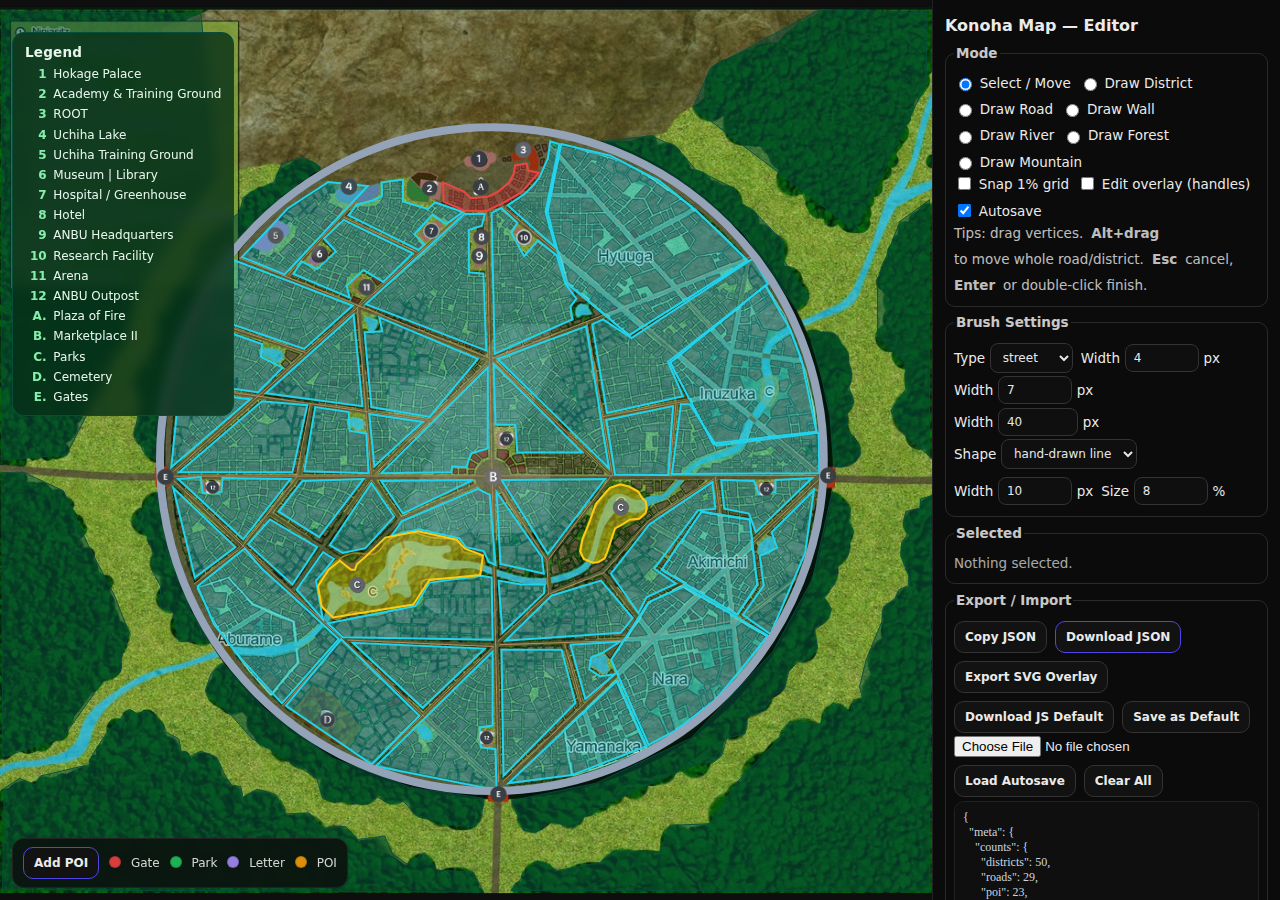
<file: map/index.html>
<html lang="en">
<head>
<meta charset="utf-8"/>
<meta name="viewport" content="width=device-width,initial-scale=1"/>
<title>Konoha Map</title>
<link rel="stylesheet" href="app.css">
</head>
<body>
<div id="wrap">
  <div id="mapPane">
    <svg id="map" viewBox="0 0 1018 968" aria-label="Konohagakure interactive map">
      <image href="konohagakure.jpg" x="0" y="0" width="1018" height="968" preserveAspectRatio="xMidYMid slice"></image>
      <defs>
        <!-- Road texture patterns -->
        <pattern id="roadSecondaryTex" patternUnits="userSpaceOnUse" width="32" height="32" patternTransform="rotate(90 16 16)">
          <image href="../secondary_road_texture.png" x="0" y="0" width="32" height="32"/>
        </pattern>
      </defs>
      <!-- New paint layers (bottom-most overlay to top-most paint): -->
      <g id="grassLayer"></g>
      <g id="forestLayer"></g>
      <g id="mountainLayer"></g>
      <!-- Layers order: roads below districts for readability; pins on top -->
      <g id="roadLayer"></g>
      <g id="riverLayer"></g>
      <g id="districtLayer"></g>
      <g id="wallLayer"></g>
      <g id="poiLayer"></g>
      <g id="handleLayer"></g>
    </svg>
    <div id="tip" hidden></div>
    <!-- Quick panel (bottom-left) -->
    <div id="quickPanel">
      <button id="addPoiBtn" class="primary">Add POI</button>
      <div class="key">
        <span><i class="dot gate"></i> Gate</span>
        <span><i class="dot park"></i> Park</span>
        <span><i class="dot letter"></i> Letter</span>
        <span><i class="dot poi"></i> POI</span>
      </div>
    </div>
    <!-- POI modal -->
    <div id="poiModal" hidden>
      <div class="hdr">New POI</div>
      <div class="row">
        <label>Type
          <select id="poiType">
            <option value="gate">gate</option>
            <option value="park">park</option>
            <option value="letter">letter</option>
            <option value="poi">poi</option>
          </select>
        </label>
        <label>ID <input id="poiId" type="text" size="8" placeholder="auto"></label>
        <label>Name <input id="poiName" type="text" size="18" placeholder="optional"></label>
      </div>
      <div class="row"><label style="flex:1">Description <input id="poiDesc" type="text" style="width:100%" placeholder="optional"></label></div>
      <div class="row" style="opacity:.8">Location set. Enter details and click Create.</div>
      <div class="row">
        <button id="poiCancel">Cancel</button>
        <button id="poiCreate" class="primary">Create POI</button>
      </div>
    </div>
    <!-- District modal -->
    <div id="districtModal" hidden>
      <div class="hdr">District Settings</div>
      <div class="row">
        <label>ID <input id="dmId" type="text" size="10"></label>
        <label>Name <input id="dmName" type="text" size="20"></label>
      </div>
      <div class="row"><label style="flex:1">Description <input id="dmDesc" type="text" style="width:100%"></label></div>
      <div class="row"><label>Color <input id="dmColor" type="color" value="#22d3ee"></label></div>
      <div class="row">
        <button id="dmCancel">Cancel</button>
        <button id="dmApply" class="primary">Apply</button>
      </div>
    </div>
    <div id="legend">
      <div class="hdr">Legend</div>
      <ul>
        <li><b>1</b> Hokage Palace</li>
        <li><b>2</b> Academy & Training Ground</li>
        <li><b>3</b> ROOT</li>
        <li><b>4</b> Uchiha Lake</li>
        <li><b>5</b> Uchiha Training Ground</li>
        <li><b>6</b> Museum | Library</li>
        <li><b>7</b> Hospital / Greenhouse</li>
        <li><b>8</b> Hotel</li>
        <li><b>9</b> ANBU Headquarters</li>
        <li><b>10</b> Research Facility</li>
        <li><b>11</b> Arena</li>
        <li><b>12</b> ANBU Outpost</li>
        <li><b>A.</b> Plaza of Fire</li>
        <li><b>B.</b> Marketplace II</li>
        <li><b>C.</b> Parks</li>
        <li><b>D.</b> Cemetery</li>
        <li><b>E.</b> Gates</li>
      </ul>
    </div>
  </div>

  <aside id="side">
    <h2>Konoha Map — Editor</h2>

    <fieldset>
      <legend>Mode</legend>
      <div class="row">
        <label><input type="radio" name="mode" value="select" checked> Select / Move</label>
        <label><input type="radio" name="mode" value="draw-district"> Draw District</label>
        <label><input type="radio" name="mode" value="draw-road"> Draw Road</label>
        <label><input type="radio" name="mode" value="draw-wall"> Draw Wall</label>
        <label><input type="radio" name="mode" value="draw-river"> Draw River</label>
        <label><input type="radio" name="mode" value="draw-forest"> Draw Forest</label>
        <label><input type="radio" name="mode" value="draw-mountain"> Draw Mountain</label>
      </div>
      <div class="row">
        <label><input type="checkbox" id="snap"> Snap 1% grid</label>
        <label><input type="checkbox" id="edit"> Edit overlay (handles)</label>
        <label><input type="checkbox" id="autosave" checked> Autosave</label>
      </div>
      <div class="row" style="opacity:.8">Tips: drag vertices. <b>Alt+drag</b> to move whole road/district. <b>Esc</b> cancel, <b>Enter</b> or double-click finish.</div>
    </fieldset>

    <fieldset id="brushPanel">
      <legend>Brush Settings</legend>
      <div class="row" data-for="draw-road">
        <label>Type
          <select id="brRoadType">
            <option value="street">street</option>
            <option value="avenue">avenue</option>
            <option value="canal">canal</option>
          </select>
        </label>
        <label>Width <input id="brRoadW" type="number" min="1" max="24" step="1" value="4">px</label>
      </div>
      <div class="row" data-for="draw-river" hidden>
        <label>Width <input id="brRiverW" type="number" min="3" max="32" step="1" value="7">px</label>
      </div>
      <div class="row" data-for="draw-forest" hidden>
        <label>Width <input id="brForestW" type="number" min="10" max="120" step="5" value="40">px</label>
      </div>
      <div class="row" data-for="draw-mountain" hidden>
        <label>Shape
          <select id="brMountainShape">
            <option value="line">hand‑drawn line</option>
            <option value="triangle">triangle</option>
          </select>
        </label>
        <label id="brMountainWWrap">Width <input id="brMountainW" type="number" min="4" max="48" step="1" value="10">px</label>
        <label id="brMountainTriWrap" hidden>Size <input id="brMountainTri" type="number" min="2" max="40" step="1" value="8">%</label>
      </div>
    </fieldset>

    <fieldset>
      <legend>Selected</legend>
      <div id="selNone" class="row" style="opacity:.7">Nothing selected.</div>
      <div id="selForm" hidden>
        <div class="row"><label>Type <input id="sType" type="text" readonly></label></div>
        <div class="row">
          <label>ID <input id="sId" type="text"></label>
          <label>Name <input id="sName" type="text" size="22"></label>
        </div>
        <div class="row"><label style="flex:1">Description <input id="sDesc" type="text" style="width:100%"></label></div>
        <div id="roadExtras" class="row" hidden>
          <label>Road type
            <select id="sRoadType">
              <option value="avenue">avenue</option>
              <option value="street">street</option>
              <option value="canal">canal</option>
            </select>
          </label>
          <label>Width <input id="sRoadW" type="number" min="1" max="24" step="1" value="4">px</label>
        </div>
        <div class="row">
          <button id="apply" class="primary">Apply</button>
          <button id="delete">Delete selected</button>
        </div>
      </div>
    </fieldset>

    <fieldset>
      <legend>Export / Import</legend>
      <div class="row">
        <button id="copyJson">Copy JSON</button>
        <button id="downloadJson" class="primary">Download JSON</button>
        <button id="exportSvg">Export SVG Overlay</button>
        <button id="downloadJsModel">Download JS Default</button>
        <button id="saveAsDefault">Save as Default</button>
      </div>
      <div class="row">
        <input type="file" id="importFile" accept="application/json">
        <button id="loadAutosave">Load Autosave</button>
        <button id="clearAll">Clear All</button>
      </div>
      <textarea id="json" readonly></textarea>
      <!-- Piece Analyzer -->
      <div class="row">
        <label>View piece
          <select id="viewPiece">
            <option value="districts">districts</option>
            <option value="roads">roads</option>
            <option value="poi">poi</option>
            <option value="walls">walls</option>
            <option value="rivers">rivers</option>
            <option value="forest">forest</option>
            <option value="grass">grass</option>
            <option value="mountains">mountains</option>
          </select>
        </label>
        <button id="copyPiece">Copy Piece</button>
      </div>
      <textarea id="piece" readonly></textarea>
    </fieldset>

    <p style="opacity:.65">Shortcuts: <b>E</b> toggle Edit, <b>H</b> hide panel.</p>
  </aside>
</div>

<script type="module" src="main.js"></script>
</body>
</html>
</file>
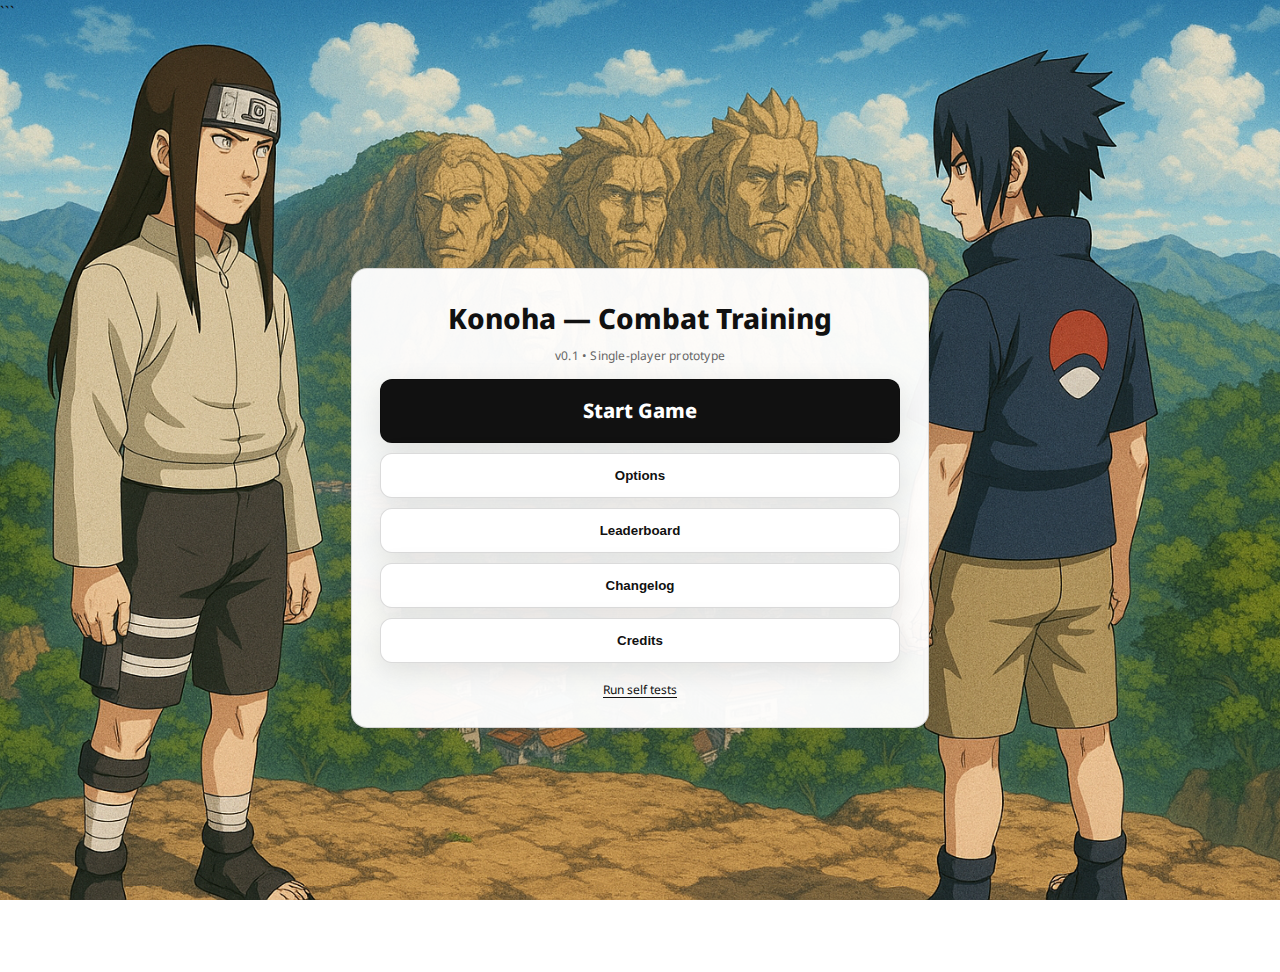
<file: Konoha_Academy/Combat_Training/index.html>
<html lang="en">
<head>
  <meta charset="utf-8" />
  <title>Konoha - Combat Training</title>
  <meta name="viewport" content="width=device-width,initial-scale=1" />
  <link rel="preconnect" href="https://fonts.googleapis.com">
  <link href="https://fonts.googleapis.com/css2?family=Noto+Sans:wght@400;600;800&display=swap" rel="stylesheet">
  <link rel="stylesheet" href="./style.css" />
  <script type="importmap">
  {
    "imports": {
      "howler": "https://cdn.jsdelivr.net/npm/howler@2.2.4/dist/howler.core.min.js"
    }
  }
  </script>
</head>
<body>
  <div id="app">
    <header class="topbar">
      <h1>Konoha — Combat Training</h1>
      <div class="topbar-right">
        <button id="muteBtn" aria-label="Toggle sound on or off">Sound: On</button>
      </div>
    </header>

    <main class="main">
      <canvas id="game" width="1024" height="576" aria-label="Game canvas"></canvas>
      <div id="overlay" class="overlay hidden" role="dialog" aria-modal="true">
        <div class="panel">
          <h2 id="panelTitle">Konoha — Combat Training</h2>
          <p id="panelBody">Defeat waves of training drones. You are stationary. Click to throw shuriken.</p>
          <button id="primaryBtn">Start Training</button>
        </div>
      </div>
      <div class="hud" aria-live="polite">
        <div class="stat"><span>Wave</span><b id="hudWave">1</b></div>
        <div class="stat"><span>Score</span><b id="hudScore">0</b></div>
        <div class="stat"><span>HP</span><b id="hudHP">100</b></div>
        <div class="stat"><span>Chakra</span><b id="hudChakra">0</b></div>
        <div class="stat"><span>Left</span><b id="hudLeft">0</b></div>
      </div>
      <div class="abilities" role="toolbar" aria-label="Abilities">
        <button class="ability-slot" id="ability1" aria-label="Ability 1 (key 1)"><span>1</span></button>
        <button class="ability-slot" id="ability2" aria-label="Ability 2 (key 2)"><span>2</span></button>
        <button class="ability-slot" id="ability3" aria-label="Ability 3 (key 3)"><span>3</span></button>
        <button class="ability-slot" id="ability4" aria-label="Ability 4 (key 4)"><span>4</span></button>
      </div>
    </main>

    <footer class="footer">
      <span>Auto-attack: 1/s at nearest enemy • P: Pause</span>
    </footer>
  </div>
  <script>
    if (!new URLSearchParams(location.search).has('play')) location.replace('./menu.html');
  </script>
  <script type="module" src="./src/main.js" defer></script>
</body>
</html>
</file>
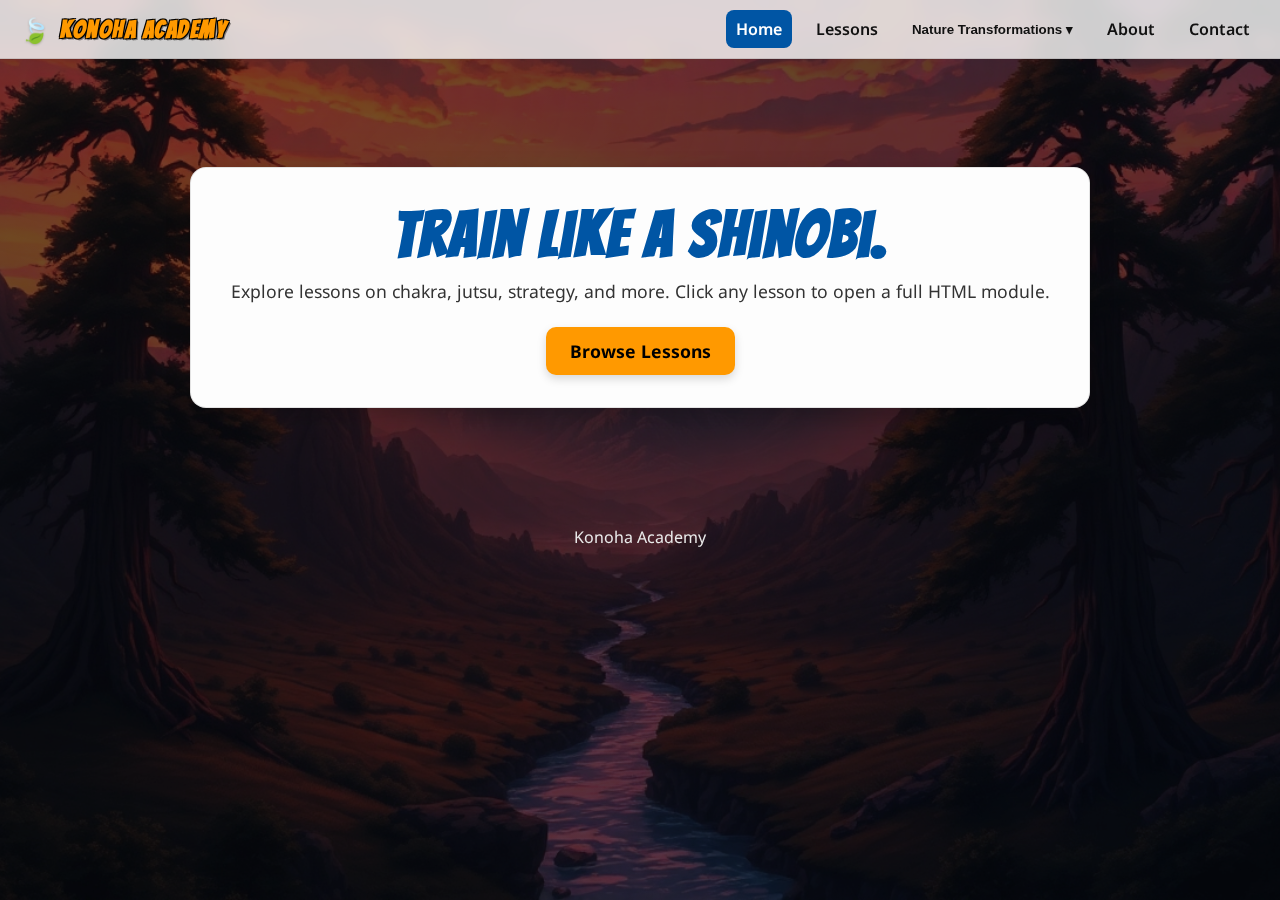
<file: Konoha_Academy/Main/index.html>
<html lang="en">
<head>
  <meta charset="utf-8" />
  <meta name="viewport" content="width=device-width, initial-scale=1" />
  <title>Konoha Academy</title>
  <link rel="preconnect" href="https://fonts.googleapis.com">
  <link rel="preconnect" href="https://fonts.gstatic.com" crossorigin>
  <link href="https://fonts.googleapis.com/css2?family=Bangers&family=Noto+Sans:wght@400;600;700&display=swap" rel="stylesheet">
  <link rel="stylesheet" href="./styles.css">
  <link rel="icon" type="image/png" sizes="32x32" href="/favicon.png">
</head>
<body>
  <header class="site-header">
    <div class="brand">
      <span class="logo">🍃</span>
      <h1 class="title">Konoha Academy</h1>
    </div>
    <nav class="site-nav" aria-label="Primary">
      <a href="#/" class="nav-link" data-route>Home</a>
      <a href="#/lessons" class="nav-link" data-route>Lessons</a>

      <div class="nav-dropdown" id="natureDrop" tabindex="0" aria-haspopup="true">
        <button class="nav-link nav-trigger" type="button" aria-expanded="false">Nature Transformations ▾</button>
        <ul class="nav-menu" role="menu" aria-label="Nature releases">
          <li><a href="./data/lessons/wind/wind-release.html" role="menuitem">Wind Release</a></li>
          <li><a href="./earth-release.html" role="menuitem">Earth Release</a></li>
          <li><a href="./data/lessons/fire/fire-release.html" role="menuitem">Fire Release</a></li>
          <li><a href="./data/lessons/water/water-release.html" role="menuitem">Water Release</a></li>
          <li><a href="./data/lessons/lightning/lightning-release.html" role="menuitem">Lightning Release</a></li>
        </ul>
      </div>

      <a href="#/about" class="nav-link" data-route>About</a>
      <a href="#/contact" class="nav-link" data-route>Contact</a>
    </nav>
  </header>

  <main id="app">
    <section id="home" data-view>
      <div class="hero">
        <h2>Train like a shinobi.</h2>
        <p>Explore lessons on chakra, jutsu, strategy, and more. Click any lesson to open a full HTML module.</p>
        <a class="cta" href="#/lessons">Browse Lessons</a>
      </div>
    </section>

    <section id="lessons" data-view hidden>
      <div class="section-head">
        <h2>Lessons</h2>
        <p><span id="moduleCount">0</span> foundational modules. Click to open.</p>
      </div>
      <div id="lesson-grid" class="grid"></div>
    </section>

    <section id="about" data-view hidden>
      <div class="section-head">
        <h2>About</h2>
      </div>
      <div class="copy">
        <p>Konoha Academy is an educational playground inspired by shinobi training. Content is fictional and for fun learning and practice.</p>
      </div>
    </section>

    <section id="contact" data-view hidden>
      <div class="section-head">
        <h2>Contact</h2>
      </div>
      <div class="copy">
        <p>Have ideas for new modules? Email sensei@narutoschool.example</p>
      </div>
    </section>
  </main>

  <footer class="site-footer">
    <p> Konoha Academy</p>
  </footer>

  <div id="modal-root" aria-live="polite"></div>

  <script type="importmap">
  {
    "imports": {
      "@/app": "./app.js",
      "@/modal": "./components/modal.js",
      "@/lessons": "./data/lessons.js"
    }
  }
  </script>
  <script type="module">
    import "@/app";
    const drop = document.getElementById('natureDrop');
    const trigger = drop?.querySelector('.nav-trigger');
    function close(){ drop.classList.remove('open'); trigger?.setAttribute('aria-expanded','false'); }
    trigger?.addEventListener('click', (e)=>{ e.stopPropagation(); const o=drop.classList.toggle('open'); trigger.setAttribute('aria-expanded', String(o)); });
    document.addEventListener('click', (e)=>{ if (!drop.contains(e.target)) close(); });
    document.addEventListener('keydown', (e)=>{ if (e.key==='Escape') close(); });
  </script>
</body>
</html>
</file>
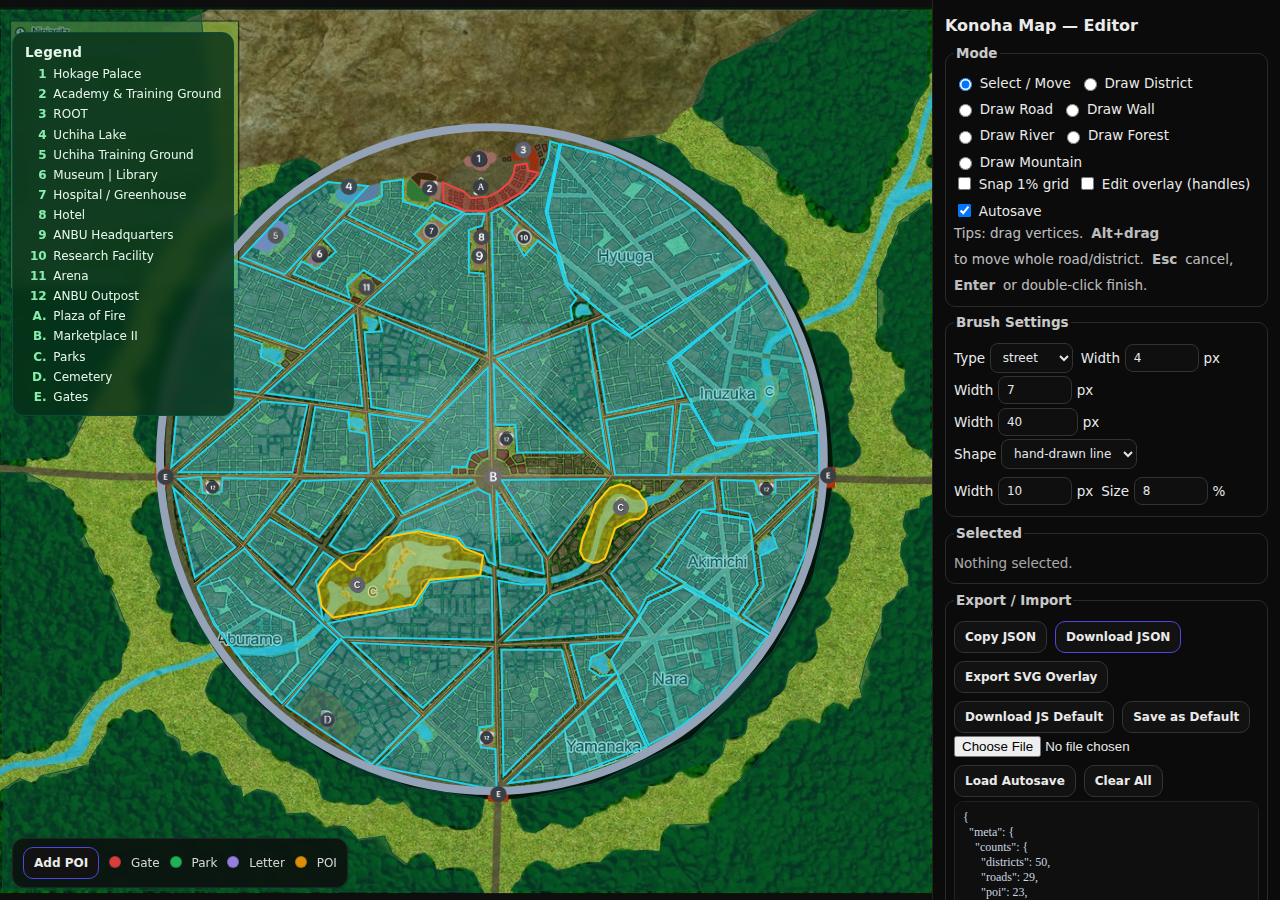
<file: websim/map/index.html>
<html lang="en">
<head>
<meta charset="utf-8"/>
<meta name="viewport" content="width=device-width,initial-scale=1"/>
<title>Konoha Map</title>
<link rel="stylesheet" href="app.css">
</head>
<body>
<div id="wrap">
  <div id="mapPane">
    <svg id="map" viewBox="0 0 1018 968" aria-label="Konohagakure interactive map">
      <image href="konohagakure.jpg" x="0" y="0" width="1018" height="968" preserveAspectRatio="xMidYMid slice"></image>
      <defs>
        <!-- Road texture patterns -->
        <pattern id="roadSecondaryTex" patternUnits="userSpaceOnUse" width="32" height="32">
          <image href="../secondary_road_texture.png" x="0" y="0" width="32" height="32"/>
        </pattern>
      </defs>
      <!-- New paint layers (bottom-most overlay to top-most paint): -->
      <g id="grassLayer"></g>
      <g id="forestLayer"></g>
      <g id="mountainLayer"></g>
      <!-- Layers order: roads below districts for readability; pins on top -->
      <g id="roadLayer"></g>
      <g id="riverLayer"></g>
      <g id="districtLayer"></g>
      <g id="wallLayer"></g>
      <g id="poiLayer"></g>
      <g id="handleLayer"></g>
    </svg>
    <div id="tip" hidden></div>
    <!-- Quick panel (bottom-left) -->
    <div id="quickPanel">
      <button id="addPoiBtn" class="primary">Add POI</button>
      <div class="key">
        <span><i class="dot gate"></i> Gate</span>
        <span><i class="dot park"></i> Park</span>
        <span><i class="dot letter"></i> Letter</span>
        <span><i class="dot poi"></i> POI</span>
      </div>
    </div>
    <!-- POI modal -->
    <div id="poiModal" hidden>
      <div class="hdr">New POI</div>
      <div class="row">
        <label>Type
          <select id="poiType">
            <option value="gate">gate</option>
            <option value="park">park</option>
            <option value="letter">letter</option>
            <option value="poi">poi</option>
          </select>
        </label>
        <label>ID <input id="poiId" type="text" size="8" placeholder="auto"></label>
        <label>Name <input id="poiName" type="text" size="18" placeholder="optional"></label>
      </div>
      <div class="row"><label style="flex:1">Description <input id="poiDesc" type="text" style="width:100%" placeholder="optional"></label></div>
      <div class="row" style="opacity:.8">Location set. Enter details and click Create.</div>
      <div class="row">
        <button id="poiCancel">Cancel</button>
        <button id="poiCreate" class="primary">Create POI</button>
      </div>
    </div>
    <!-- District modal -->
    <div id="districtModal" hidden>
      <div class="hdr">District Settings</div>
      <div class="row">
        <label>ID <input id="dmId" type="text" size="10"></label>
        <label>Name <input id="dmName" type="text" size="20"></label>
      </div>
      <div class="row"><label style="flex:1">Description <input id="dmDesc" type="text" style="width:100%"></label></div>
      <div class="row"><label>Color <input id="dmColor" type="color" value="#22d3ee"></label></div>
      <div class="row">
        <button id="dmCancel">Cancel</button>
        <button id="dmApply" class="primary">Apply</button>
      </div>
    </div>
    <div id="legend">
      <div class="hdr">Legend</div>
      <ul>
        <li><b>1</b> Hokage Palace</li>
        <li><b>2</b> Academy & Training Ground</li>
        <li><b>3</b> ROOT</li>
        <li><b>4</b> Uchiha Lake</li>
        <li><b>5</b> Uchiha Training Ground</li>
        <li><b>6</b> Museum | Library</li>
        <li><b>7</b> Hospital / Greenhouse</li>
        <li><b>8</b> Hotel</li>
        <li><b>9</b> ANBU Headquarters</li>
        <li><b>10</b> Research Facility</li>
        <li><b>11</b> Arena</li>
        <li><b>12</b> ANBU Outpost</li>
        <li><b>A.</b> Plaza of Fire</li>
        <li><b>B.</b> Marketplace II</li>
        <li><b>C.</b> Parks</li>
        <li><b>D.</b> Cemetery</li>
        <li><b>E.</b> Gates</li>
      </ul>
    </div>
  </div>

  <aside id="side">
    <h2>Konoha Map — Editor</h2>

    <fieldset>
      <legend>Mode</legend>
      <div class="row">
        <label><input type="radio" name="mode" value="select" checked> Select / Move</label>
        <label><input type="radio" name="mode" value="draw-district"> Draw District</label>
        <label><input type="radio" name="mode" value="draw-road"> Draw Road</label>
        <label><input type="radio" name="mode" value="draw-wall"> Draw Wall</label>
        <label><input type="radio" name="mode" value="draw-river"> Draw River</label>
        <label><input type="radio" name="mode" value="draw-forest"> Draw Forest</label>
        <label><input type="radio" name="mode" value="draw-mountain"> Draw Mountain</label>
      </div>
      <div class="row">
        <label><input type="checkbox" id="snap"> Snap 1% grid</label>
        <label><input type="checkbox" id="edit"> Edit overlay (handles)</label>
        <label><input type="checkbox" id="autosave" checked> Autosave</label>
      </div>
      <div class="row" style="opacity:.8">Tips: drag vertices. <b>Alt+drag</b> to move whole road/district. <b>Esc</b> cancel, <b>Enter</b> or double-click finish.</div>
    </fieldset>

    <fieldset id="brushPanel">
      <legend>Brush Settings</legend>
      <div class="row" data-for="draw-road">
        <label>Type
          <select id="brRoadType">
            <option value="street">street</option>
            <option value="avenue">avenue</option>
            <option value="canal">canal</option>
          </select>
        </label>
        <label>Width <input id="brRoadW" type="number" min="1" max="24" step="1" value="4">px</label>
      </div>
      <div class="row" data-for="draw-river" hidden>
        <label>Width <input id="brRiverW" type="number" min="3" max="32" step="1" value="7">px</label>
      </div>
      <div class="row" data-for="draw-forest" hidden>
        <label>Width <input id="brForestW" type="number" min="10" max="120" step="5" value="40">px</label>
      </div>
      <div class="row" data-for="draw-mountain" hidden>
        <label>Shape
          <select id="brMountainShape">
            <option value="line">hand‑drawn line</option>
            <option value="triangle">triangle</option>
          </select>
        </label>
        <label id="brMountainWWrap">Width <input id="brMountainW" type="number" min="4" max="48" step="1" value="10">px</label>
        <label id="brMountainTriWrap" hidden>Size <input id="brMountainTri" type="number" min="2" max="40" step="1" value="8">%</label>
      </div>
    </fieldset>

    <fieldset>
      <legend>Selected</legend>
      <div id="selNone" class="row" style="opacity:.7">Nothing selected.</div>
      <div id="selForm" hidden>
        <div class="row"><label>Type <input id="sType" type="text" readonly></label></div>
        <div class="row">
          <label>ID <input id="sId" type="text"></label>
          <label>Name <input id="sName" type="text" size="22"></label>
        </div>
        <div class="row"><label style="flex:1">Description <input id="sDesc" type="text" style="width:100%"></label></div>
        <div id="roadExtras" class="row" hidden>
          <label>Road type
            <select id="sRoadType">
              <option value="avenue">avenue</option>
              <option value="street">street</option>
              <option value="canal">canal</option>
            </select>
          </label>
          <label>Width <input id="sRoadW" type="number" min="1" max="24" step="1" value="4">px</label>
        </div>
        <div class="row">
          <button id="apply" class="primary">Apply</button>
          <button id="delete">Delete selected</button>
        </div>
      </div>
    </fieldset>

    <fieldset>
      <legend>Export / Import</legend>
      <div class="row">
        <button id="copyJson">Copy JSON</button>
        <button id="downloadJson" class="primary">Download JSON</button>
        <button id="exportSvg">Export SVG Overlay</button>
        <button id="downloadJsModel">Download JS Default</button>
        <button id="saveAsDefault">Save as Default</button>
      </div>
      <div class="row">
        <input type="file" id="importFile" accept="application/json">
        <button id="loadAutosave">Load Autosave</button>
        <button id="clearAll">Clear All</button>
      </div>
      <textarea id="json" readonly></textarea>
      <!-- Piece Analyzer -->
      <div class="row">
        <label>View piece
          <select id="viewPiece">
            <option value="districts">districts</option>
            <option value="roads">roads</option>
            <option value="poi">poi</option>
            <option value="walls">walls</option>
            <option value="rivers">rivers</option>
            <option value="forest">forest</option>
            <option value="grass">grass</option>
            <option value="mountains">mountains</option>
          </select>
        </label>
        <button id="copyPiece">Copy Piece</button>
      </div>
      <textarea id="piece" readonly></textarea>
    </fieldset>

    <p style="opacity:.65">Shortcuts: <b>E</b> toggle Edit, <b>H</b> hide panel.</p>
  </aside>
</div>

<script type="module" src="main.js"></script>
</body>
</html>
</file>
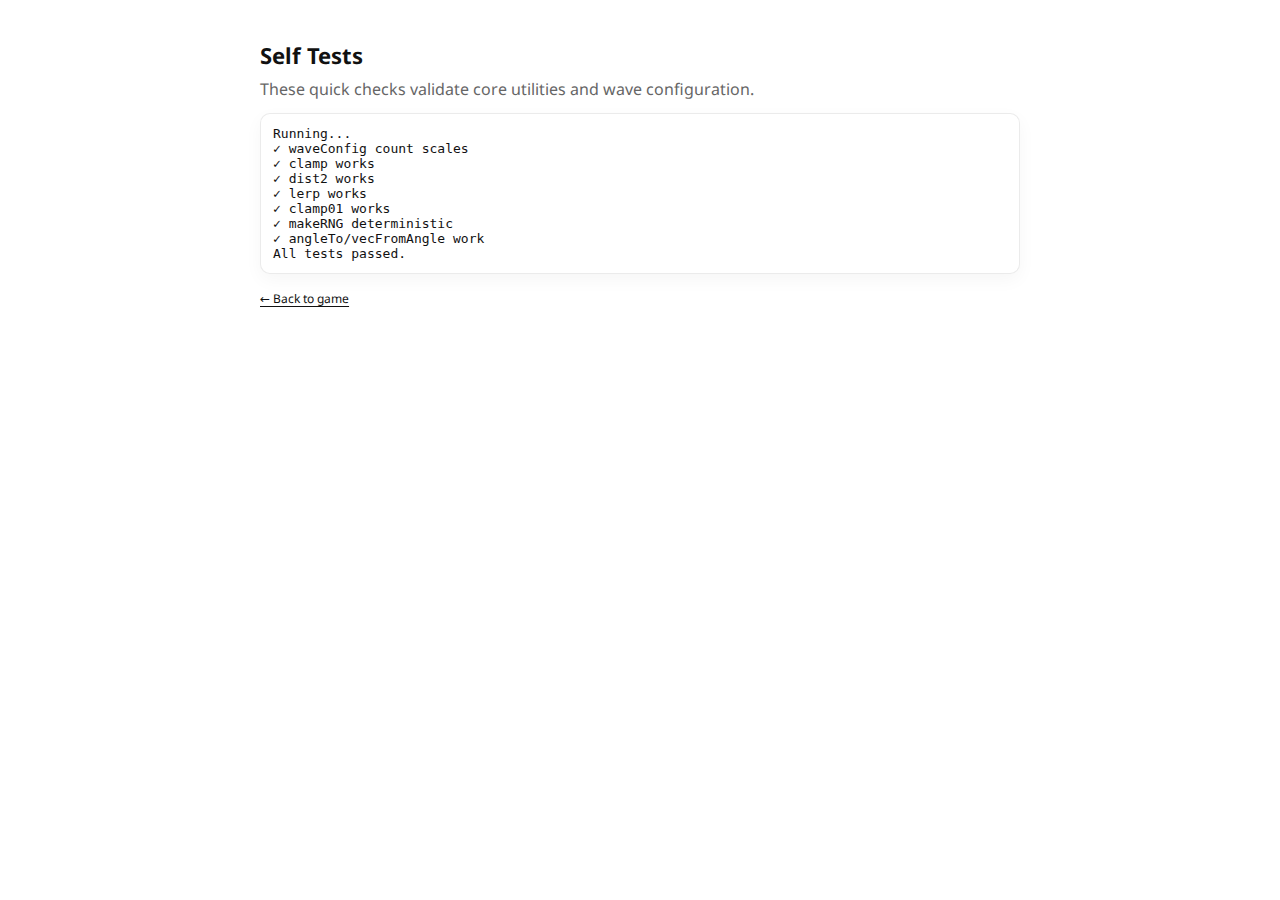
<file: Konoha_Academy/Combat_Training/tests/index.html>
<!doctype html>
<html>
<head>
  <meta charset="utf-8" />
  <title>Konoha Self Tests</title>
  <meta name="viewport" content="width=device-width,initial-scale=1" />
  <link href="https://fonts.googleapis.com/css2?family=Noto+Sans:wght@400;600;800&display=swap" rel="stylesheet">
  <style>
    html,body{margin:0;font-family:"Noto Sans",system-ui,-apple-system,Segoe UI,Roboto,Arial,sans-serif;background:#fff;color:#111}
    main{max-width:760px;margin:40px auto;padding:0 16px}
    h1{font-size:22px;margin:0 0 8px}
    p.hint{color:#666;margin:0 0 12px}
    pre#out{border:1px solid #00000014;border-radius:10px;padding:12px;background:#fff;box-shadow:0 6px 18px rgba(0,0,0,.04)}
    footer{margin-top:16px;color:#666;font-size:12px}
    a{color:#111;text-underline-offset:3px}
  </style>
</head>
<body>
  <main>
    <h1>Self Tests</h1>
    <p class="hint">These quick checks validate core utilities and wave configuration.</p>
    <pre id="out">Running...</pre>
    <footer><a href="../index.html?play=1">← Back to game</a></footer>
  </main>
  <script type="module" src="./selftest.js"></script>
</body>
</html>
</file>
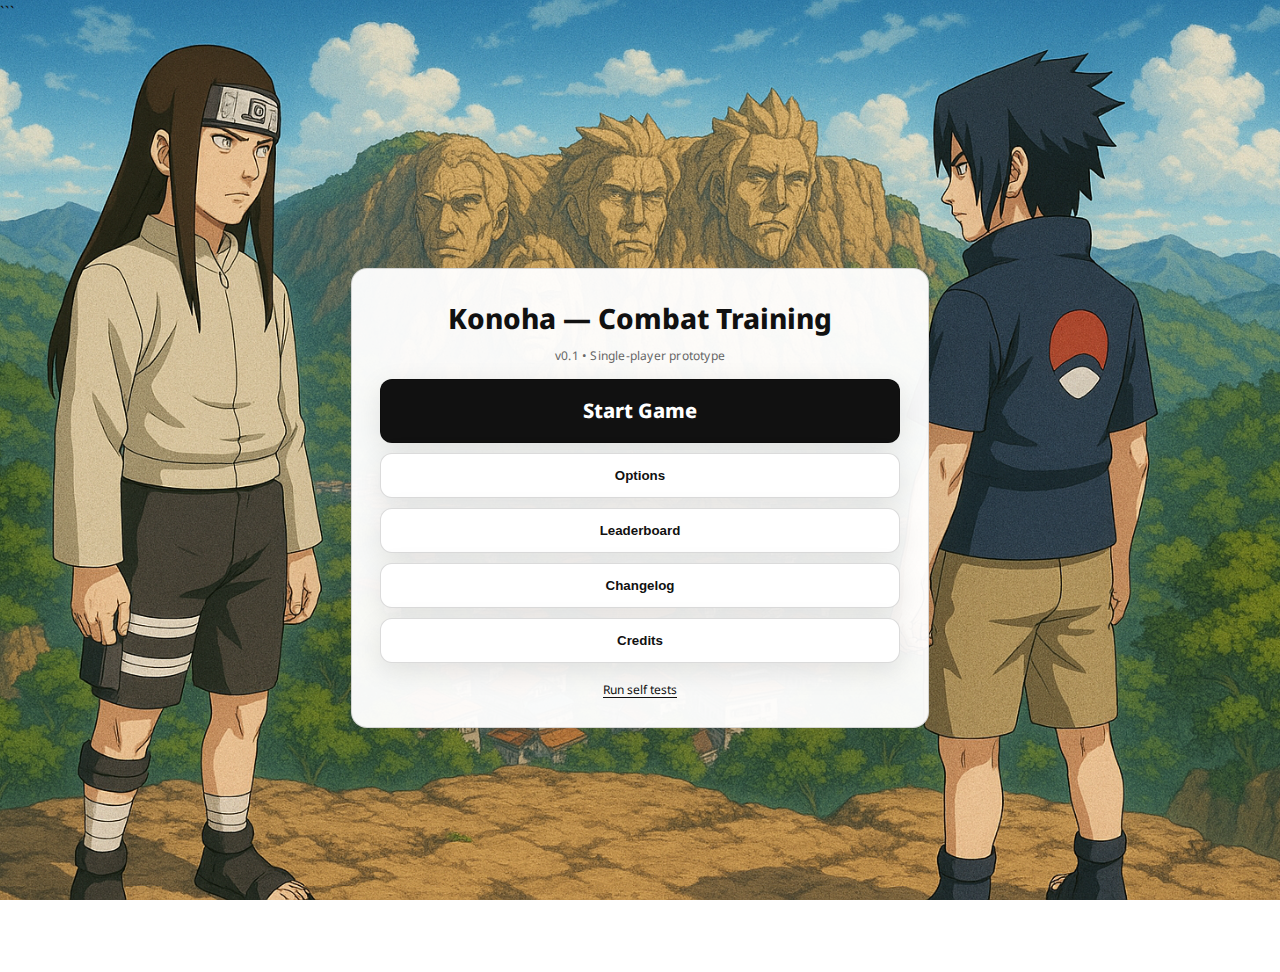
<file: Konoha_Academy/Combat_Training/menu.html>
```
<!doctype html>
<html lang="en">
<head>
  <meta charset="utf-8" />
  <title>Konoha — Main Menu</title>
  <meta name="viewport" content="width=device-width,initial-scale=1" />
  <link rel="preconnect" href="https://fonts.googleapis.com">
  <link href="https://fonts.googleapis.com/css2?family=Noto+Sans:wght@400;600;800&display=swap" rel="stylesheet">
  <link rel="stylesheet" href="./menu.css">
</head>
<body>
  <main class="wrap">
    <section class="panel" role="dialog" aria-labelledby="title">
      <h1 id="title">Konoha — Combat Training</h1>
      <div class="meta" aria-label="version">v0.1 • Single-player prototype</div>
      <div class="grid">
        <nav class="menu" role="menu" aria-label="Main menu">
          <a class="item primary" href="./index.html?play=1" role="menuitem">Start Game</a>
          <button class="item" data-tab="options" role="menuitem">Options</button>
          <button class="item" data-tab="leaderboard" role="menuitem">Leaderboard</button>
          <button class="item" data-tab="changelog" role="menuitem">Changelog</button>
          <button class="item" data-tab="credits" role="menuitem">Credits</button>
        </nav>
      </div>
      <!-- modal -->
      <div id="modal" class="modal hidden" aria-hidden="true">
        <div class="modal-backdrop"></div>
        <section class="modal-panel" role="dialog" aria-modal="true" aria-labelledby="modalTitle">
          <header class="modal-head">
            <h2 id="modalTitle"></h2>
            <button id="modalClose" aria-label="Close">✕</button>
          </header>
          <div id="modalBody" class="modal-body"></div>
        </section>
      </div>
      <footer>
        <a class="link" href="./tests/index.html">Run self tests</a>
      </footer>
    </section>
  </main>
  <script>
    const modal = document.getElementById('modal');
    const modalTitle = document.getElementById('modalTitle');
    const modalBody = document.getElementById('modalBody');
    const modalClose = document.getElementById('modalClose');

    const views = {
      options: {
        title: 'Options',
        body: `
          <form id="optsForm">
            <label style="display:flex;align-items:center;gap:10px;margin:8px 0;">
              <input type="checkbox" id="optMuted"> Start Muted
            </label>
            <label style="display:flex;align-items:center;gap:10px;margin:8px 0;">
              <input type="checkbox" id="optDamage" checked> Show Damage Numbers
            </label>
            <p style="margin-top:10px;color:#666;font-size:12px">Settings are saved on this device.</p>
          </form>
        `,
        setup: () => {
          const saved = JSON.parse(localStorage.getItem('konoha.options')||'{}');
          const f = document.getElementById('optsForm');
          const m = f.querySelector('#optMuted'), d = f.querySelector('#optDamage');
          m.checked = !!saved.startMuted; d.checked = saved.showDamageNumbers !== false;
          f.addEventListener('change', ()=>{
            const next = { startMuted: m.checked, showDamageNumbers: d.checked };
            localStorage.setItem('konoha.options', JSON.stringify(next));
          });
        }
      },
      leaderboard: { title: 'Leaderboard', body: `<ol style="margin:8px 0 0 20px">
        <li>Itachi</li><li>Sasuke</li><li>Neji</li><li>Lee</li><li>Tenten</li><li>Naruto</li><li>Kiba</li>
      </ol>` },
      changelog: { title: 'Changelog', body: '<ul><li>v0.1 — Prototype: waves, auto-shuriken, upgrades, main menu</li></ul>' },
      credits: { title: 'Credits', body: '<p>Creator: <a id="creatorLink" class="link" href="#" target="_blank" rel="noopener">Lord Tsarcasm</a></p><p>Design & Code: You + WebSim</p><p>Assets: Minimal vector sprites and procedural audio</p>',
        setup: async () => {
          try {
            const creator = await window.websim.getCreator();
            const a = document.getElementById('creatorLink');
            if (creator?.username && a) a.href = `https://websim.com/@${creator.username}`;
          } catch (e) {}
        } },
    };

    function openModal(key){
      const v = views[key]; if(!v) return;
      modalTitle.textContent = v.title; modalBody.innerHTML = v.body;
      modal.classList.remove('hidden'); modal.setAttribute('aria-hidden','false');
      modalClose.focus();
      v.setup && v.setup();
    }
    function closeModal(){
      modal.classList.add('hidden'); modal.setAttribute('aria-hidden','true');
    }

    document.querySelectorAll('.menu .item[data-tab]').forEach(b=>{
      b.addEventListener('click', ()=>openModal(b.dataset.tab));
    });
    modalClose.addEventListener('click', closeModal);
    modal.querySelector('.modal-backdrop').addEventListener('click', closeModal);
    document.addEventListener('keydown', (e)=>{ if(e.key==='Escape') closeModal(); });

    // Keyboard: Up/Down to move focus within menu
    const items = Array.from(document.querySelectorAll('.menu .item'));
    document.addEventListener('keydown', (e)=>{
      if(!['ArrowUp','ArrowDown'].includes(e.key)) return;
      e.preventDefault();
      const i = items.indexOf(document.activeElement), n = items.length;
      const j = e.key==='ArrowDown' ? Math.min(n-1, (i<0?0:i+1)) : Math.max(0, (i<=0?0:i-1));
      (items[j]||items[0]).focus();
    });
  </script>
</body>
</html>
</file>
<file: map/app.css>
:root{
  --bg:#0e0e0e;--ink:#eaeaea;--panel:#0b0b0bcc;
  --dist-stroke:#22d3ee;--dist-fill:#22d3ee55;
  --poi:#f59e0b;--gate:#ef4444;--park:#22c55e;--letter:#a78bfa;
  --roadA:#f8fafc;--roadS:#cbd5e1;--canal:#38bdf8;
}
html,body{height:100%;margin:0;background:var(--bg);color:var(--ink);
  font:13.5px/1.35 system-ui,-apple-system,Segoe UI,Roboto,Arial}
#wrap{height:100%;display:grid;grid-template-columns:minmax(0,1fr) 348px}
#mapPane{position:relative;overflow:hidden}
svg{width:100%;height:100%;display:block;touch-action:none}
/* layers */
.district{fill:var(--dist-fill);stroke:var(--dist-stroke);stroke-width:2;vector-effect:non-scaling-stroke}
.district:hover{stroke:#fff}
.road{fill:none;stroke-linecap:round;stroke-linejoin:round;vector-effect:non-scaling-stroke}
.road.avenue{stroke:url(#roadSecondaryTex)}
.road.street{stroke:url(#roadSecondaryTex)}
.road.canal{stroke:var(--canal)}
body[data-mode="draw-road"] #districtLayer{opacity:0;pointer-events:none}
body[data-mode="draw-road"] .road.draw-mode{filter:drop-shadow(0 0 8px rgba(248,250,252,.65))}
body[data-mode="draw-road"] .road.draw-mode.canal{filter:drop-shadow(0 0 8px rgba(56,189,248,.65))}
.river{fill:none;stroke:lightblue;stroke-width:7;stroke-linecap:round;stroke-linejoin:round;vector-effect:non-scaling-stroke}
.wall{fill:none;stroke:#94a3b8;stroke-width:8;vector-effect:non-scaling-stroke}
.pin{fill:var(--poi);stroke:#000;stroke-width:1.1}
.pin.gate{fill:var(--gate)} .pin.park{fill:var(--park)} .pin.letter{fill:var(--letter)}
.lbl{font:700 10px ui-monospace,SFMono-Regular,Consolas;text-anchor:middle;fill:#0b0b0b}
.selected{filter:drop-shadow(0 0 6px #fff9)}
/* edit handles */
.handle{fill:#fff;stroke:#111;stroke-width:1.1;cursor:grab}
.handle:active{cursor:grabbing}
.ghost{stroke-dasharray:6 4;opacity:.8}
/* tooltip */
#tip{position:absolute;pointer-events:none;z-index:9;min-width:220px;max-width:min(360px,44vw);
  background:rgba(0,0,0,.78);backdrop-filter:blur(6px);border:1px solid #333;border-radius:12px;
  padding:10px 12px;transform:translate(10px,10px);box-shadow:0 8px 22px #000a}
#tip h3{margin:.1rem 0 .3rem;font-size:14px}
#tip p{margin:.25rem 0;font-size:12px;opacity:.95}
/* side panel */
#side{background:var(--panel);border-left:1px solid #222;padding:12px;overflow:auto}
#side h2{margin:.2rem 0 .6rem;font-size:16px}
fieldset{border:1px solid #2a2a2a;border-radius:10px;padding:8px;margin:.5rem 0}
legend{opacity:.85;font-weight:700}
.row{display:flex;gap:8px;align-items:center;margin:.25rem 0;flex-wrap:wrap}
label{display:flex;align-items:center;gap:.35rem}
input[type="text"], select, input[type="number"]{
  background:#0f0f0f;border:1px solid #333;border-radius:8px;color:#e5e7eb;padding:6px 8px;font:12px system-ui
}
button{background:#121212;border:1px solid #333;border-radius:10px;color:#eaeaea;padding:8px 10px;font:600 12px system-ui;cursor:pointer}
button.primary{border-color:#4f46e5}
#json, #piece{width:100%;min-height:160px;background:#0f0f0f;border:1px solid #222;color:#cbd5e1;border-radius:10px;padding:8px;font:12px ui-monospace,SFMono-Regular,Consolas}
#quickPanel{position:absolute;left:12px;bottom:12px;display:flex;gap:10px;align-items:center;
  background:#0b0b0bcc;border:1px solid #222;border-radius:12px;padding:8px 10px;backdrop-filter:blur(6px)}
#quickPanel .key{display:flex;gap:10px;align-items:center;flex-wrap:wrap;font:12px system-ui;opacity:.9}
#quickPanel .dot{display:inline-block;width:10px;height:10px;border-radius:50%;border:1px solid #0003;margin-right:6px;vertical-align:-1px}
#quickPanel .dot.gate{background:var(--gate)} .dot.park{background:var(--park)} .dot.letter{background:var(--letter)} .dot.poi{background:var(--poi)}
#poiModal{position:absolute;left:12px;bottom:64px;min-width:300px;background:#0b0b0fdd;border:1px solid #222;border-radius:12px;
  padding:10px 12px;box-shadow:0 8px 22px #000a;backdrop-filter:blur(6px)}
#poiModal .hdr{font-weight:700;margin-bottom:.35rem}
#districtModal{position:absolute;left:12px;bottom:64px;min-width:300px;background:#0b0b0fdd;border:1px solid #222;border-radius:12px;
  padding:10px 12px;box-shadow:0 8px 22px #000a;backdrop-filter:blur(6px)}
#districtModal .hdr{font-weight:700;margin-bottom:.35rem}
#legend{position:absolute;left:12px;top:32px;max-width:min(416px,58.5vw);z-index:10;
  background:#052e16cc;border:1px solid #064e3b;border-radius:12px;color:#e7f6ec;
  padding:10px 12px;backdrop-filter:blur(6px)}
#legend .hdr{font-weight:700;margin-bottom:.35rem;letter-spacing:.2px}
#legend ul{list-style:none;margin:0;padding:0;display:grid;gap:4px}
#legend li{display:flex;gap:.5rem;align-items:flex-start;font:12px/1.35 system-ui}
#legend li b{display:inline-block;min-width:1.6rem;text-align:right;color:#86efac}
/* cursor feedback by mode */
body[data-mode="draw-district"] svg,
body[data-mode="draw-road"] svg{cursor:crosshair}
@media (max-width:980px){#wrap{grid-template-columns:1fr}}
.grass{fill:none;stroke:#16a34a;stroke-opacity:.4;stroke-linecap:round;stroke-linejoin:round;vector-effect:non-scaling-stroke;stroke-width:50}
.forest{fill:none;stroke:#064e3b;stroke-opacity:.85;stroke-linecap:round;stroke-linejoin:round;vector-effect:non-scaling-stroke}
.mountain{fill:none;stroke:#78350f;stroke-opacity:.8;stroke-linecap:round;stroke-linejoin:round;vector-effect:non-scaling-stroke}
.mountain-tri{fill:#78350f;fill-opacity:.85;stroke:#3f1d0b;stroke-width:2;vector-effect:non-scaling-stroke}
.grass-base{fill:#16a34a;fill-opacity:.12;stroke:none}
.forest-area{fill:#064e3b;fill-opacity:.5;stroke:#064e3b;stroke-opacity:.9;vector-effect:non-scaling-stroke}
</file>
<file: Konoha_Academy/Combat_Training/style.css>
:root { --bg:#fff; --fg:#111; --muted:#444; --accent:#111; --panel:rgba(255,255,255,.96); --ring:rgba(0,0,0,.16); }
* { box-sizing:border-box; }
html,body { margin:0; height:100%; background:var(--bg); color:var(--fg); font-family:"Noto Sans", system-ui, -apple-system, Segoe UI, Roboto, Arial, sans-serif; line-height:1.5; -webkit-font-smoothing:antialiased; }
#app { display:flex; flex-direction:column; min-height:100%; }
.topbar { display:flex; align-items:center; justify-content:space-between; padding:12px 16px; border-bottom:1px solid var(--ring); position:sticky; top:0; background:var(--bg); backdrop-filter:saturate(1.2) blur(6px); }
.topbar h1 { font-size:20px; font-weight:800; margin:0; letter-spacing:.3px; }
.topbar-right button { border:1px solid var(--ring); background:#fff; color:var(--fg); padding:10px 14px; font-weight:600; border-radius:10px; cursor:pointer; transition:transform .06s ease, box-shadow .2s ease, background .2s ease; box-shadow:0 1px 2px rgba(0,0,0,.04); }
.topbar-right button:hover { background:#f5f5f5; box-shadow:0 6px 16px rgba(0,0,0,.12); }
.main { display:block; padding:10px 12px; padding-bottom:180px; } /* reserve space for two bottom bars */
#game { width:100%; height:auto; max-width:1200px; background:#fff; border:1px solid var(--ring); border-radius:12px; box-shadow:0 10px 30px rgba(0,0,0,.06), 0 1px 0 rgba(0,0,0,.04) inset; }
.hud { position:absolute; inset:auto 16px 24px 16px; display:flex; gap:14px; pointer-events:none; font-variant-numeric:tabular-nums; }
.stat { background:rgba(255,255,255,.92); backdrop-filter:saturate(1.2) blur(8px); border:1px solid var(--ring); padding:10px 14px; border-radius:12px; display:flex; gap:8px; align-items:baseline; box-shadow:0 4px 14px rgba(0,0,0,.06); }
.stat span { color:var(--muted); font-size:13px; font-weight:600; }
.stat b { font-size:18px; font-weight:800; }
.overlay { position:absolute; inset:0; display:grid; place-items:center; background:rgba(255,255,255,.72); transition:opacity .22s ease, transform .22s ease; opacity:1; }
.overlay.hidden { opacity:0; pointer-events:none; }
.panel { width:min(520px, 92vw); background:var(--panel); border:1px solid var(--ring); border-radius:16px; padding:28px; box-shadow:0 24px 80px rgba(0,0,0,.10); text-align:center; transform:translateY(0); }
.panel h2 { margin:0 0 8px; font-size:26px; font-weight:800; }
.panel p { margin:0 0 16px; color:var(--muted); font-size:15px; }
.panel button, #primaryBtn { border:0; background:var(--accent); color:#fff; padding:12px 16px; font-weight:700; border-radius:12px; cursor:pointer; transition:transform .08s ease, opacity .2s ease, box-shadow .2s ease; box-shadow:0 8px 20px rgba(0,0,0,.12); }
.panel button:active { transform:scale(.98); }
.panel button:hover, #primaryBtn:hover { opacity: .92; }
.footer { margin-top:auto; padding:16px; color:var(--muted); font-size:12px; text-align:center; border-top:1px solid var(--ring); letter-spacing:.2px; }
:focus { outline:3px solid #1118; outline-offset:4px; border-radius:8px; }

.abilities{display:flex;gap:10px;justify-content:center;margin:14px 16px 0}
.ability-slot{width:56px;height:56px;border:1px solid var(--ring);border-radius:12px;background:#fff;color:var(--fg);display:grid;place-items:center;font-weight:700;cursor:default;box-shadow:0 1px 2px rgba(0,0,0,.04);transition:box-shadow .2s ease, background .2s ease}
.ability-slot span{display:inline-block;font-size:14px;color:var(--muted)}
.ability-slot:hover{background:#f7f7f7;box-shadow:0 6px 16px rgba(0,0,0,.08)}
@media (prefers-color-scheme: dark){ .ability-slot{background:#0e0e0e} .ability-slot:hover{background:#121212} }

.shop{display:flex;gap:10px;justify-content:center;margin:10px 16px 0}
.shop-btn{min-width:160px;border:1px solid var(--ring);border-radius:12px;background:#fff;color:var(--fg);padding:10px 12px;font-weight:700;cursor:pointer;box-shadow:0 1px 2px rgba(0,0,0,.04);transition:box-shadow .2s ease, background .2s ease, transform .06s ease}
.shop-btn:hover{background:#f7f7f7;box-shadow:0 6px 16px rgba(0,0,0,.08)}
.shop-btn:active{transform:scale(.98)}
.shop-btn .sub{display:block;font-weight:600;font-size:12px;color:var(--muted)}
.shop-btn:disabled{opacity:.5; cursor:not-allowed}
@media (prefers-color-scheme: dark){ .shop-btn{background:#0e0e0e} .shop-btn:hover{background:#121212} }

.panel .shop-panel{display:flex;gap:10px;justify-content:center;margin:12px 0 16px}
.panel .shop-panel .shop-btn{min-width:160px;border:1px solid var(--ring);border-radius:12px;background:#fff;color:var(--fg);padding:10px 12px;font-weight:700;cursor:pointer;box-shadow:0 1px 2px rgba(0,0,0,.04);transition:box-shadow .2s ease, background .2s ease, transform .06s ease}
.panel .shop-panel .shop-btn .sub{display:block;font-weight:600;font-size:12px;color:var(--muted)}
.panel .shop-panel .shop-btn:hover{background:#f7f7f7;box-shadow:0 6px 16px rgba(0,0,0,.08)}
.panel .shop-panel .shop-btn:active{transform:scale(.98)}
.panel .shop-panel .shop-btn:disabled{opacity:.5; cursor:not-allowed}

@media (prefers-reduced-motion: reduce) {
  * { transition: none !important; animation: none !important; }
}

::selection { background:#111; color:#fff; }

@media (prefers-color-scheme: dark) {
  :root { --bg:#0a0a0a; --fg:#f6f6f6; --muted:#bdbdbd; --accent:#f6f6f6; --panel:rgba(18,18,18,.96); --ring:rgba(255,255,255,.14); }
  .stat { background:rgba(18,18,18,.92); }
  #game { background:#0e0e0e; border-color:var(--ring); }
  .overlay{background:rgba(0,0,0,.55)}
  .panel button, #primaryBtn { color:#000 } /* light button bg needs dark text */
  .topbar-right button { color:#000; } /* ensure contrast on white button in dark mode */
}

@media (max-width: 640px) {
  .topbar { padding:10px 12px; }
  .topbar h1 { font-size:16px; white-space:nowrap; overflow:hidden; text-overflow:ellipsis; }
  .topbar-right button { padding:8px 10px; font-size:13px; }

  .main { display:block; padding:10px 12px; padding-bottom:180px; } /* reserve space for two bottom bars */
  #game { width:100%; height:auto; border-radius:10px; }

  .hud {
    position:absolute; inset:auto 12px auto 12px; top:12px; right:12px; left:12px;
    display:flex; flex-wrap:wrap; gap:6px; margin:0; z-index:5;
  }
  .stat { padding:6px 8px; border-radius:10px; }
  .stat span { font-size:12px; }
  .stat b { font-size:15px; }

  .abilities {
    position:fixed; left:12px; right:12px;
    bottom:calc(env(safe-area-inset-bottom, 0px) + 12px);
    margin:0; padding:8px; gap:8px; z-index:10;
    background:rgba(255,255,255,.92); border:1px solid var(--ring); border-radius:14px;
    backdrop-filter:saturate(1.1) blur(10px); box-shadow:0 10px 30px rgba(0,0,0,.12);
  }
  .ability-slot { flex:1; width:auto; height:48px; border-radius:10px; }
  .ability-slot span { font-size:13px; }

  .shop {
    position:fixed; left:12px; right:12px;
    bottom:calc(env(safe-area-inset-bottom, 0px) + 12px + 72px);
    margin:0; padding:8px; gap:8px; z-index:9;
    background:rgba(255,255,255,.92); border:1px solid var(--ring); border-radius:14px;
    backdrop-filter:saturate(1.1) blur(10px); box-shadow:0 10px 30px rgba(0,0,0,.12);
    display:flex; flex-direction:row; overflow-x:auto; -webkit-overflow-scrolling:touch;
  }
  .shop-btn { display:inline-block; white-space:nowrap; min-width:0; padding:9px 12px; }

  .overlay .panel { width:min(460px, 94vw); padding:20px; }
  .panel h2 { font-size:20px; }
  .panel p { font-size:14px; }
  .panel button, #primaryBtn { padding:10px 14px; }

  .footer { padding:10px; font-size:10px; opacity:.75 }
}
</file>
<file: Konoha_Academy/Main/styles.css>
:root {
  --bg-overlay: rgba(0,0,0,.45);
  --ink: #2c3e50;
  --paper: #fdfdfd;
  --accent: #FF9900;
  --accent-2: #ffad33;
  --accent-dark: #0055A4;
  --ring: rgba(0,0,0,.1);
  --shadow: 0 8px 24px rgba(0,0,0,.2);
  --text-on-dark: #e0e0e0;
}
* { box-sizing: border-box; }
html { scroll-behavior: smooth; }
html, body { height: 100%; }
body {
  margin: 0;
  font-family: "Noto Sans", system-ui, -apple-system, Segoe UI, Roboto, Arial, sans-serif;
  color: var(--ink);
  background: #111;
}
body::before {
  content: "";
  position: fixed;
  inset: 0;
  background: url("./background.png") center/cover no-repeat;
  filter: saturate(1.1) brightness(0.9);
  z-index: -2;
}
body::after {
  content: "";
  position: fixed;
  inset: 0;
  background:
    radial-gradient(1000px 500px at 15% 10%, rgba(255, 153, 0, .2), transparent 70%),
    radial-gradient(1200px 600px at 85% 90%, rgba(0, 85, 164, .25), transparent 70%),
    linear-gradient(180deg, rgba(10,10,10,.6), rgba(10,10,10,.6));
  mix-blend-mode: multiply;
  z-index: -1;
}

::-webkit-scrollbar { width: 10px; }
::-webkit-scrollbar-track { background: #f1f1f1; }
::-webkit-scrollbar-thumb { background: #888; border-radius: 5px; }
::-webkit-scrollbar-thumb:hover { background: #555; }

.site-header {
  position: sticky;
  top: 0;
  backdrop-filter: blur(8px);
  background: rgba(255,255,255,.8);
  border-bottom: 1px solid var(--ring);
  z-index: 10;
  display: flex;
  align-items: center;
  justify-content: space-between;
  padding: 10px 20px;
}
.brand { display: flex; align-items: center; gap: 10px; }
.logo { font-size: 24px; filter: drop-shadow(0 1px 1px rgba(0,0,0,.2)); }
.title {
  font-family: "Bangers", cursive;
  font-size: 24px;
  margin: 0;
  letter-spacing: 1.5px;
  color: var(--accent);
  text-shadow:
    -1px -1px 0 #000,
    1px -1px 0 #000,
    -1px 1px 0 #000,
    1px 1px 0 #000,
    2px 2px 0 rgba(0,0,0,0.4);
}
.site-nav { display: flex; gap: 14px; align-items:center; position:relative; }
.nav-link { text-decoration: none; color: #111; padding: 8px 10px; border-radius: 8px; transition: background .2s ease; font-weight: 600; }
.nav-link:hover { background: rgba(0,0,0,.06); }
.nav-link.active { background: var(--accent-dark); color: #fff; }

/* Nature dropdown */
.nav-dropdown { position: relative; display:inline-block; }
.nav-dropdown .nav-trigger { background: transparent; border: none; padding: 8px 10px; cursor: pointer; font-weight:600; color: #111; border-radius:8px; }
.nav-dropdown .nav-trigger:hover { background: rgba(0,0,0,.06); }
.nav-dropdown .nav-menu {
  position: absolute;
  left: 0;
  top: 100%; /* sit flush so pointer can travel */
  min-width: 180px;
  background: var(--paper);
  border: 1px solid var(--ring);
  border-radius: 10px;
  box-shadow: var(--shadow);
  padding: 8px;
  display: none;
  z-index: 20;
}
.nav-dropdown .nav-menu li { list-style: none; margin: 0; }
.nav-dropdown .nav-menu a { display: block; padding: 8px 10px; color: var(--ink); text-decoration: none; border-radius:6px; }
.nav-dropdown .nav-menu a:hover { background: rgba(0,0,0,.04); }

/* keep hover alive with a small bridge under the trigger */
.nav-dropdown::after { content:""; position:absolute; left:0; right:0; top:100%; height:10px; }

/* show on hover & focus for accessibility */
.nav-dropdown:hover .nav-menu,
.nav-dropdown:focus-within .nav-menu,
.nav-dropdown.open .nav-menu { display: block; }

.hero {
  max-width: 900px;
  margin: 12vh auto 8vh;
  padding: 32px;
  background: var(--paper);
  border: 1px solid var(--ring);
  border-radius: 16px;
  box-shadow: var(--shadow);
  text-align: center;
}
.hero h2 { margin: 0 0 10px; font-family: "Bangers", cursive; font-size: clamp(36px, 6vw, 64px); color: var(--accent-dark); letter-spacing: 2px; }
.hero p { margin: 0 0 24px; color: #333; font-size: 1.1em; }
.cta {
  display: inline-block;
  padding: 12px 24px;
  background: var(--accent);
  color: #000;
  border-radius: 10px;
  text-decoration: none;
  transition: transform .15s ease, background .2s ease, box-shadow .2s ease;
  font-weight: 700;
  font-size: 1.1em;
  box-shadow: 0 4px 10px rgba(0,0,0,.15);
}
.cta:hover { transform: translateY(-2px) scale(1.02); background: var(--accent-2); box-shadow: 0 6px 15px rgba(0,0,0,.2); }

.section-head { max-width: 1100px; margin: 40px auto 10px; padding: 0 20px; color: var(--text-on-dark); }
.section-head h2 { margin: 0 0 6px; font-family: "Bangers", cursive; letter-spacing: 1px; font-size: 2.5em; }
.copy { max-width: 800px; margin: 0 auto; padding: 20px; background: var(--paper); border: 1px solid var(--ring); border-radius: 14px; }

.grid { max-width: 1100px; margin: 20px auto 60px; padding: 10px 20px 60px; display: grid; grid-template-columns: repeat(auto-fill, minmax(220px, 1fr)); gap: 20px; }
.card {
  position: relative;
  overflow: hidden;
  border-radius: 14px;
  background: var(--paper);
  border: 1px solid var(--ring);
  min-height: 140px;
  padding: 16px;
  cursor: pointer;
  transition: transform .15s ease, box-shadow .2s ease;
  text-align: left;
  font-family: "Noto Sans", sans-serif;
  font-size: 16px;
  color: var(--ink);
}
.card:hover { transform: translateY(-4px) scale(1.01); box-shadow: var(--shadow); }
.card h3 { margin: 0 0 8px; font-size: 18px; color: var(--accent-dark); }
.card p { margin: 0; color: #333; font-size: 14px; }
.badge {
  position: absolute;
  right: 12px;
  top: 12px;
  background: var(--accent-dark);
  color: #fff;
  padding: 4px 8px;
  font-size: 12px;
  border-radius: 999px;
  font-weight: 700;
  box-shadow: 0 2px 4px rgba(0,0,0,.1);
}

.site-footer { color: #eaeaea; text-align: center; padding: 30px 10px; }

.modal-backdrop { position: fixed; inset: 0; background: rgba(0,0,0,.7); display: grid; place-items: center; z-index: 100; animation: fadeIn .18s ease-out; backdrop-filter: blur(4px); }
.modal { width: min(900px, 92vw); max-height: 86vh; background: var(--paper); border-radius: 16px; border: 1px solid var(--ring); box-shadow: var(--shadow); overflow: hidden; display: grid; grid-template-rows: auto 1fr; }
.modal-header { display: flex; align-items: center; justify-content: space-between; padding: 14px 16px; border-bottom: 1px solid var(--ring); background: #fafafa; }
.modal-title { margin: 0; font-weight: 700; color: var(--accent-dark); }
.modal-close { border: none; background: var(--accent-dark); color: #fff; padding: 8px 12px; border-radius: 8px; cursor: pointer; transition: background .2s ease; }
.modal-close:hover { background: #004488; }
.modal-body { padding: 24px; overflow: auto; line-height: 1.6; }
.modal-body h3, .modal-body h4 { margin-top: 1.2em; color: var(--accent); }
.modal-body code, .modal-body pre { background: #e9e9e9; padding: 2px 6px; border-radius: 6px; font-family: monospace; }
.modal-body ul, .modal-body ol { padding-left: 20px; }
.modal-body li { margin-bottom: 8px; }
@keyframes fadeIn { from { opacity: 0 } to { opacity: 1 } }

/* For fullscreen iframe lessons */
.modal-is-iframe .modal {
  width: 100%;
  height: 100%;
  max-width: 100vw;
  max-height: 100vh;
  border-radius: 0;
}
.modal-is-iframe .modal-body {
  padding: 0;
}

@media (max-width: 640px) {
  .site-nav { gap: 8px; }
  .nav-link { padding: 6px 8px; }
  .card { min-height: 120px; }
}
</file>
<file: websim/map/app.css>
:root{
  --bg:#0e0e0e;--ink:#eaeaea;--panel:#0b0b0bcc;
  --dist-stroke:#22d3ee;--dist-fill:#22d3ee55;
  --poi:#f59e0b;--gate:#ef4444;--park:#22c55e;--letter:#a78bfa;
  --roadA:#f8fafc;--roadS:#cbd5e1;--canal:#38bdf8;
}
html,body{height:100%;margin:0;background:var(--bg);color:var(--ink);
  font:13.5px/1.35 system-ui,-apple-system,Segoe UI,Roboto,Arial}
#wrap{height:100%;display:grid;grid-template-columns:minmax(0,1fr) 348px}
#mapPane{position:relative;overflow:hidden}
svg{width:100%;height:100%;display:block;touch-action:none}
/* layers */
.district{fill:var(--dist-fill);stroke:var(--dist-stroke);stroke-width:2;vector-effect:non-scaling-stroke}
.district:hover{stroke:#fff}
.road{fill:none;stroke-linecap:round;stroke-linejoin:round;vector-effect:non-scaling-stroke}
.road.avenue{stroke:url(#roadSecondaryTex)}
.road.street{stroke:url(#roadSecondaryTex)}
.road.canal{stroke:var(--canal)}
body[data-mode="draw-road"] #districtLayer{opacity:0;pointer-events:none}
body[data-mode="draw-road"] .road.draw-mode{filter:drop-shadow(0 0 8px rgba(248,250,252,.65))}
body[data-mode="draw-road"] .road.draw-mode.canal{filter:drop-shadow(0 0 8px rgba(56,189,248,.65))}
.river{fill:none;stroke:lightblue;stroke-width:7;stroke-linecap:round;stroke-linejoin:round;vector-effect:non-scaling-stroke}
.wall{fill:none;stroke:#94a3b8;stroke-width:8;vector-effect:non-scaling-stroke}
.pin{fill:var(--poi);stroke:#000;stroke-width:1.1}
.pin.gate{fill:var(--gate)} .pin.park{fill:var(--park)} .pin.letter{fill:var(--letter)}
.lbl{font:700 10px ui-monospace,SFMono-Regular,Consolas;text-anchor:middle;fill:#0b0b0b}
.selected{filter:drop-shadow(0 0 6px #fff9)}
/* edit handles */
.handle{fill:#fff;stroke:#111;stroke-width:1.1;cursor:grab}
.handle:active{cursor:grabbing}
.ghost{stroke-dasharray:6 4;opacity:.8}
/* tooltip */
#tip{position:absolute;pointer-events:none;z-index:9;min-width:220px;max-width:min(360px,44vw);
  background:rgba(0,0,0,.78);backdrop-filter:blur(6px);border:1px solid #333;border-radius:12px;
  padding:10px 12px;transform:translate(10px,10px);box-shadow:0 8px 22px #000a}
#tip h3{margin:.1rem 0 .3rem;font-size:14px}
#tip p{margin:.25rem 0;font-size:12px;opacity:.95}
/* side panel */
#side{background:var(--panel);border-left:1px solid #222;padding:12px;overflow:auto}
#side h2{margin:.2rem 0 .6rem;font-size:16px}
fieldset{border:1px solid #2a2a2a;border-radius:10px;padding:8px;margin:.5rem 0}
legend{opacity:.85;font-weight:700}
.row{display:flex;gap:8px;align-items:center;margin:.25rem 0;flex-wrap:wrap}
label{display:flex;align-items:center;gap:.35rem}
input[type="text"], select, input[type="number"]{
  background:#0f0f0f;border:1px solid #333;border-radius:8px;color:#e5e7eb;padding:6px 8px;font:12px system-ui
}
button{background:#121212;border:1px solid #333;border-radius:10px;color:#eaeaea;padding:8px 10px;font:600 12px system-ui;cursor:pointer}
button.primary{border-color:#4f46e5}
#json, #piece{width:100%;min-height:160px;background:#0f0f0f;border:1px solid #222;color:#cbd5e1;border-radius:10px;padding:8px;font:12px ui-monospace,SFMono-Regular,Consolas}
#quickPanel{position:absolute;left:12px;bottom:12px;display:flex;gap:10px;align-items:center;
  background:#0b0b0bcc;border:1px solid #222;border-radius:12px;padding:8px 10px;backdrop-filter:blur(6px)}
#quickPanel .key{display:flex;gap:10px;align-items:center;flex-wrap:wrap;font:12px system-ui;opacity:.9}
#quickPanel .dot{display:inline-block;width:10px;height:10px;border-radius:50%;border:1px solid #0003;margin-right:6px;vertical-align:-1px}
#quickPanel .dot.gate{background:var(--gate)} .dot.park{background:var(--park)} .dot.letter{background:var(--letter)} .dot.poi{background:var(--poi)}
#poiModal{position:absolute;left:12px;bottom:64px;min-width:300px;background:#0b0b0fdd;border:1px solid #222;border-radius:12px;
  padding:10px 12px;box-shadow:0 8px 22px #000a;backdrop-filter:blur(6px)}
#poiModal .hdr{font-weight:700;margin-bottom:.35rem}
#districtModal{position:absolute;left:12px;bottom:64px;min-width:300px;background:#0b0b0fdd;border:1px solid #222;border-radius:12px;
  padding:10px 12px;box-shadow:0 8px 22px #000a;backdrop-filter:blur(6px)}
#districtModal .hdr{font-weight:700;margin-bottom:.35rem}
#legend{position:absolute;left:12px;top:32px;max-width:min(416px,58.5vw);z-index:10;
  background:#052e16cc;border:1px solid #064e3b;border-radius:12px;color:#e7f6ec;
  padding:10px 12px;backdrop-filter:blur(6px)}
#legend .hdr{font-weight:700;margin-bottom:.35rem;letter-spacing:.2px}
#legend ul{list-style:none;margin:0;padding:0;display:grid;gap:4px}
#legend li{display:flex;gap:.5rem;align-items:flex-start;font:12px/1.35 system-ui}
#legend li b{display:inline-block;min-width:1.6rem;text-align:right;color:#86efac}
/* cursor feedback by mode */
body[data-mode="draw-district"] svg,
body[data-mode="draw-road"] svg{cursor:crosshair}
@media (max-width:980px){#wrap{grid-template-columns:1fr}}
.grass{fill:none;stroke:#16a34a;stroke-opacity:.4;stroke-linecap:round;stroke-linejoin:round;vector-effect:non-scaling-stroke;stroke-width:50}
.forest{fill:none;stroke:#064e3b;stroke-opacity:.85;stroke-linecap:round;stroke-linejoin:round;vector-effect:non-scaling-stroke}
.mountain{fill:none;stroke:#78350f;stroke-opacity:.8;stroke-linecap:round;stroke-linejoin:round;vector-effect:non-scaling-stroke}
.mountain-tri{fill:#78350f;fill-opacity:.85;stroke:#3f1d0b;stroke-width:2;vector-effect:non-scaling-stroke}
.grass-base{fill:#16a34a;fill-opacity:.12;stroke:none}
.forest-area{fill:#064e3b;fill-opacity:.5;stroke:#064e3b;stroke-opacity:.9;vector-effect:non-scaling-stroke}
</file>
<file: Konoha_Academy/Combat_Training/menu.css>
:root { --bg:#fff; --fg:#111; --ring:rgba(0,0,0,.14); }
html,body{margin:0;height:100%;background:var(--bg);color:var(--fg);font-family:"Noto Sans",system-ui,-apple-system,Segoe UI,Roboto,Arial,sans-serif;line-height:1.5}
.wrap{min-height:100%;display:grid;place-items:center;padding:24px}
.panel{width:min(520px,92vw);background:rgba(255,255,255,.96);border:1px solid var(--ring);border-radius:16px;padding:28px;box-shadow:0 24px 80px rgba(0,0,0,.10);text-align:center}
h1{margin:0 0 8px;font-size:28px;font-weight:800}
p{margin:0 0 16px;color:#444}
.actions{display:flex;gap:10px;justify-content:center}
.btn{border:0;background:#111;color:#fff;padding:12px 16px;font-weight:700;border-radius:12px;cursor:pointer;transition:transform .08s ease, opacity .2s ease;box-shadow:0 8px 20px rgba(0,0,0,.12);text-decoration:none;display:inline-block}
.btn:active{transform:scale(.98)}
.btn:hover{opacity:.92}
.link{display:inline-block;margin-top:10px;color:#111;text-decoration:underline;text-underline-offset:3px}
body{background-image:url('./menu_bg.png');background-size:cover;background-repeat:no-repeat;background-position:center;background-attachment:fixed}
.meta{margin:2px 0 14px;color:#666;font-size:12px;letter-spacing:.2px}
.bullets{margin:0 0 16px;padding:0;list-style:none;color:#444}
.bullets li{margin:6px 0}
.panel footer{margin-top:8px;color:#666;font-size:12px}
@media (max-width:640px){ .actions .btn{width:100%} }
@media (prefers-color-scheme: dark){
  :root{--bg:#0a0a0a;--fg:#f6f6f6;--ring:rgba(255,255,255,.14)}
  .panel{background:rgba(18,18,18,.96)}
  .btn{color:#000}
  .link{color:#f6f6f6}
  .meta{color:#bdbdbd}
  .bullets{color:#bdbdbd}
  .panel footer{color:#bdbdbd}
  .menu .item{background:#0e0e0e;color:#f6f6f6}
  .menu .item:hover{background:#121212}
  .menu .item.primary{background:#f6f6f6;color:#000;border-color:#ffffff20}
}
.grid{display:block}
.menu{display:flex;flex-direction:column;gap:10px;margin-top:12px}
.menu .item{display:block;text-align:center;border:1px solid var(--ring);border-radius:12px;padding:14px 18px;font-weight:800;background:#fff;color:#111;text-decoration:none;box-shadow:0 8px 28px rgba(0,0,0,.10)}
.menu .item:hover{background:#f7f7f7;box-shadow:0 12px 34px rgba(0,0,0,.14)}
.menu .item:focus{outline:3px solid #1118; outline-offset:3px}
.menu .item.primary{font-size:20px;padding:16px 20px;background:#111;color:#fff;border-color:#00000026}
/* modal */
.modal{position:fixed;inset:0;display:grid;place-items:center;z-index:50}
.modal.hidden{display:none}
.modal-backdrop{position:absolute;inset:0;background:rgba(0,0,0,.45);backdrop-filter:blur(2px)}
.modal-panel{position:relative;width:min(520px,92vw);background:rgba(255,255,255,.96);border:1px solid var(--ring);border-radius:16px;box-shadow:0 24px 80px rgba(0,0,0,.18);padding:16px}
.modal-head{display:flex;align-items:center;justify-content:space-between;margin-bottom:8px}
.modal-head h2{margin:0;font-size:20px;font-weight:800}
#modalClose{border:1px solid var(--ring);background:#fff;color:var(--fg);padding:6px 10px;border-radius:10px;cursor:pointer}
.modal-body{color:#444;font-size:14px}
@media (prefers-color-scheme: dark){ .modal-panel{background:rgba(18,18,18,.96)} .modal-body{color:#bdbdbd} #modalClose{background:#0e0e0e;color:#f6f6f6} }
@media (max-width:720px){ .grid{grid-template-columns:1fr} }
</file>
